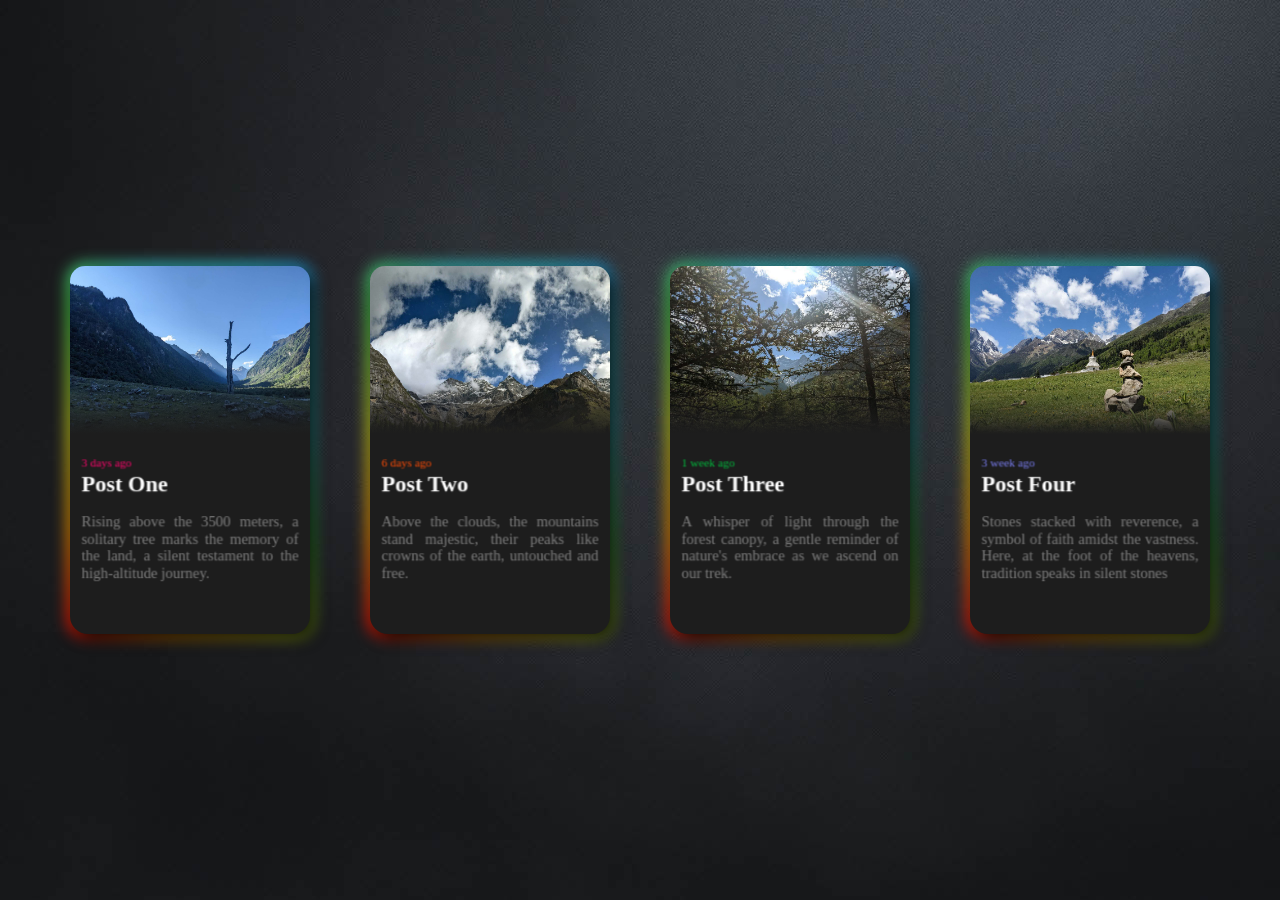
<file: Four_Card_Layout/four_card_layout.html>
<!DOCTYPE html>
<html lang="en">

<head>
    <meta charset="UTF-8">
    <meta name="viewport" content="width=device-width, initial-scale=1.0">
    <title>Four Card Layout</title>
    <link rel="stylesheet" href="four_card_layout_style.css">
</head>

<body>
    <main class="cards">
        <div class="card rgb" data-tilt data-tilt-scale="1.2" data-tilt-glare data-tilt-max-glare="0.2">
            <div class="card-image"></div>
            <div class="card-text">
                <span class="date">3 days ago</span>
                <h2>Post One</h2>
                <p>Rising above the 3500 meters, a solitary tree marks the memory of the land, a silent testament to the
                    high-altitude journey.</p>
            </div>
        </div>
        <div class="card rgb" data-tilt data-tilt-scale="1.2" data-tilt-glare data-tilt-max-glare="0.2">
            <div class="card-image card2"></div>
            <div class="card-text card2">
                <span class="date">6 days ago</span>
                <h2>Post Two</h2>
                <p>Above the clouds, the mountains stand majestic, their peaks like crowns of the earth, untouched and
                    free.</p>
            </div>
        </div>
        <div class="card rgb" data-tilt data-tilt-scale="1.2" data-tilt-glare data-tilt-max-glare="0.2">
            <div class="card-image card3"></div>
            <div class="card-text card3">
                <span class="date">1 week ago</span>
                <h2>Post Three</h2>
                <p>A whisper of light through the forest canopy, a gentle reminder of nature's embrace as we ascend on
                    our trek.</p>
            </div>
        </div>
        <div class="card rgb" data-tilt data-tilt-scale="1.2" data-tilt-glare data-tilt-max-glare="0.2">
            <div class="card-image card4"></div>
            <div class="card-text card4">
                <span class="date">3 week ago</span>
                <h2>Post Four</h2>
                <p>Stones stacked with reverence, a symbol of faith amidst the vastness. Here, at the foot of the
                    heavens, tradition speaks in silent stones</p>
            </div>
        </div>
        <script src="vanilla-tilt.js"></script>
    </main>
</body>

</html>
</file>
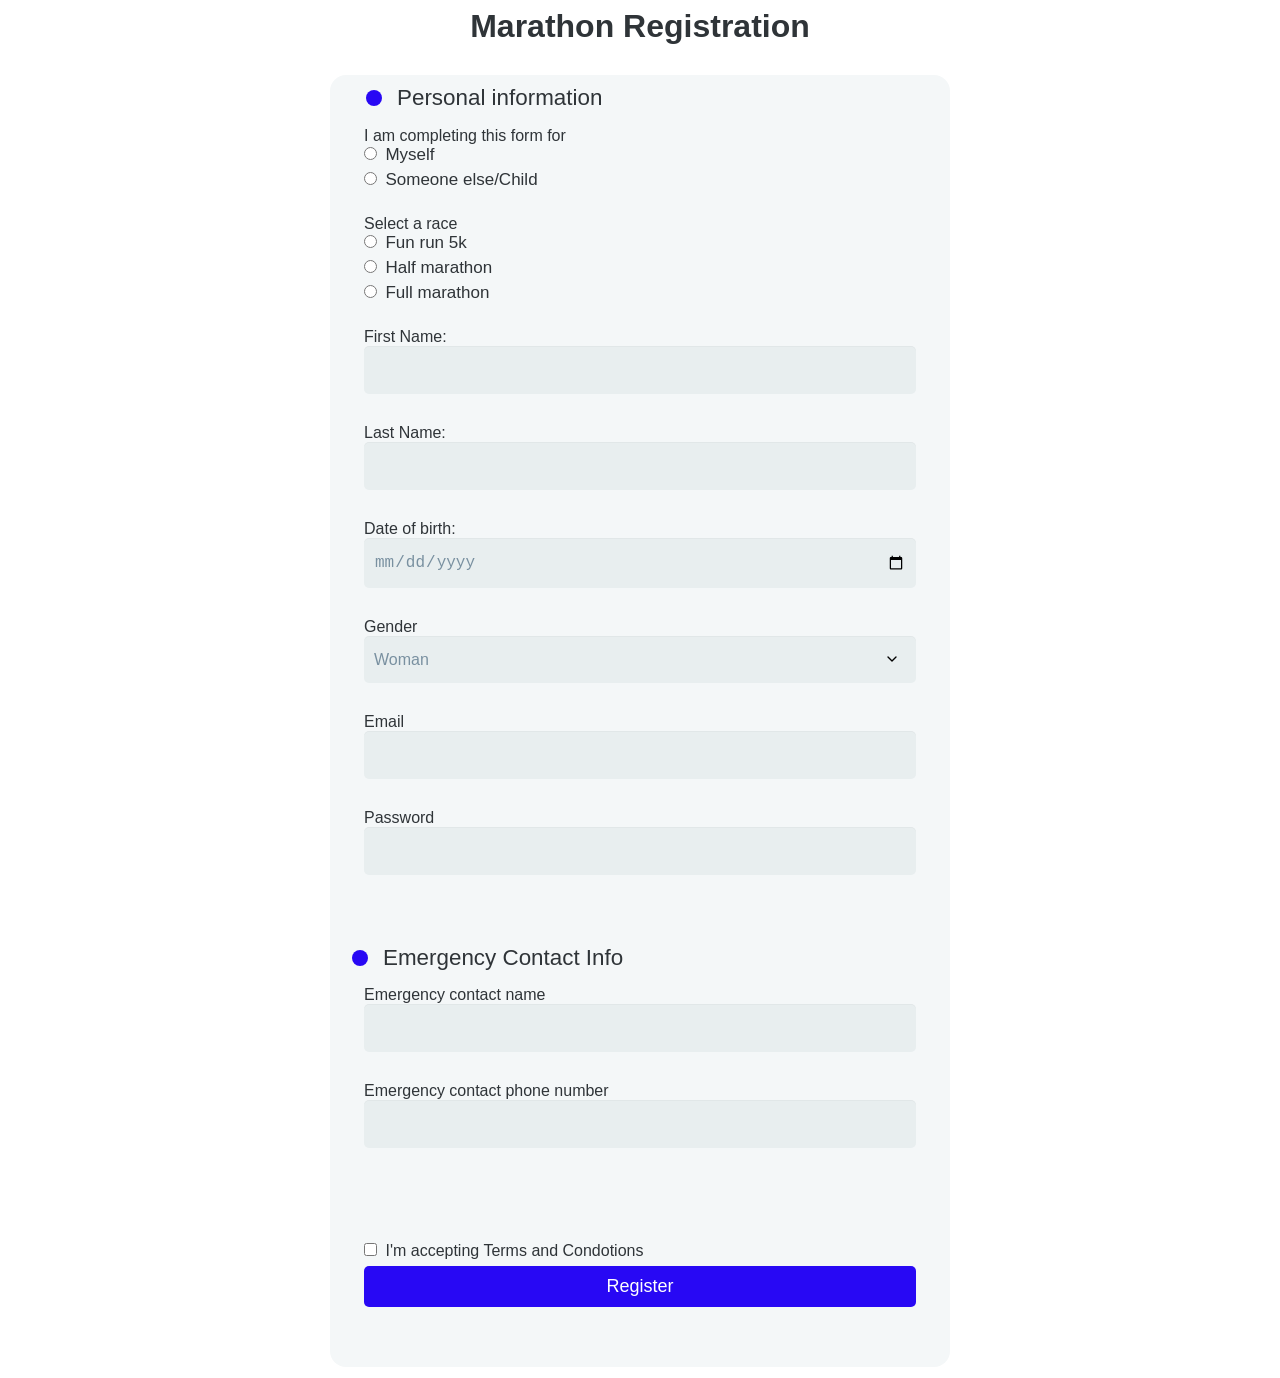
<file: Marathon_Registration_Form/registration_form.html>
<!DOCTYPE html>
<html lang="en">

<head>
  <meta charset="UTF-8" />
  <meta http-equiv="X-UA-Compatible" content="IE=edge" />
  <meta name="viewport" content="width=device-width, initial-scale=1.0" />
  <link rel="stylesheet" href="./Race_Registration_style.css" />

  <title>MarathonForm</title>
</head>

<body>
  <h1>Marathon Registration</h1>
  <form action="mailto:sample@mail.com" method="post" name="registration">
    <fieldset>
      <legend>Personal information</legend>
      <label>I am completing this form for</label><br>
      <input type="radio" id="who_apply" name="who_apply" value="Myself" required />
      <label class="light" for="who_apply">Myself</label><br />
      <input type="radio" id="Someone else/Child" name="who_apply" value="Someone else/Child" required />
      <label class="light" for="Someone else/Child">Someone else/Child</label>
      <br />
      <label>Select a race</label><br>
      <input type="radio" id="5k" name="race_type" value="Fun Run 5k" required />
      <label class="light" for="5k">Fun run 5k</label><br />
      <input type="radio" id="halfM" name="race_type" value="halfM" required />
      <label class="light" for="halfM">Half marathon</label><br />
      <input type="radio" id="fullM" name="race_type" value="fullM" required />
      <label class="light" for="fullM">Full marathon</label>
      <br />
      <label for="firstname">First Name:</label>
      <input class="textInput" type="text" id="firstname" name="user_fistname" required />
      <label for="lastname">Last Name:</label>
      <input class="textInput" type="text" id="lastname" name="user_lastname" required />
      <label for="birthdate">Date of birth:</label>
      <input class="textInput" type="date" id="birthdate" name="user_bithdate" required />
      <label for="gender">Gender</label>
      <select name="gender" id="gender" required>
        <option value="Woman">Woman</option>
        <option value="Man">Man</option>
        <option value="others">Non-Binary,Gender Fluid,Gender non-conforming,or Gender queer</option>
        <option value="not_disclose">Prefer not to disclose</option>
      </select>
      <label for="mail">Email</label>
      <input class="textInput" type="email" name="user_mail" id="mail">
      <label for="password">Password</label>
      <input class="textInput" type="password" id="password" name="user_password" />
    </fieldset>
    <legend>Emergency Contact Info</legend>
    <fieldset>
      <label for="contact_name">Emergency contact name</label>
      <input class="textInput" type="text" id="contact_name" name="contact_name" required />
      <label for="contact_number">Emergency contact phone number</label>
      <input class="textInput" type="tel" id="contact_number"
        pattern="(\(0[1-9]\)\s?[0-9]{4}\s?[0-9]{4})|(04[0-9]{2}\s?[0-9]{3}\s?[0-9]{3})">
    </fieldset>
    <br>
    <fieldset>
      <div>
        <input id="terms" type="checkbox" value="test" required />
        <label for="terms">I'm accepting Terms and Condotions</label>
      </div>
      <button type="submit">Register</button>
    </fieldset>
  </form>
</body>

</html>
</file>
<file: Four_Card_Layout/four_card_layout_style.css>
* {
    padding: 0;
    margin: 0;
}

body {
    background: url("background.jpg");
}

.cards {
    width: 100vw;
    height: 100vh;
    display: flex;
    flex-wrap: wrap;
    align-items: center;
    justify-content: center;
}

.card {
    display: grid;
    grid-template-columns: 240px;
    grid-template-rows: 168px 200px;
    grid-template-areas: "image" "text";

    border-radius: 18px;
    background: #1d1d1d;
    color: white;
    box-shadow: 5px 5px 15px rgba(0, 0, 0, 0.9);
    font-family: roboto;
    text-align: justify;
    box-sizing: border-box;
    margin: 30px;
    transform-style: preserve-3d;
    perspective: 1000px;
}

.rgb::after {
    content: "";
    background: linear-gradient(45deg,
            #ff0000 0%,
            #ff9a00 10%,
            #d0de21 20%,
            #4fdc4a 30%,
            #3fdad8 40%,
            #2fc9e2 50%,
            #1c7fee 60%,
            #5f15f2 70%,
            #ba0cf8 80%,
            #fb07d9 90%,
            #ff0000 100%) repeat 0% 0% / 300% 100%;
    position: absolute;
    inset: -2px;
    animation: rgb 6s linear infinite;
    border-radius: 16px;
    filter: blur(8px);
    transform: translateZ(-1px);
}

@keyframes rgb {
    0% {
        background-position: 0% 50%;
    }

    50% {
        background-position: 100% 50%;
    }

    100% {
        background-position: 0% 50%;
    }
}

.card-image {
    grid-area: image;
    background: linear-gradient(#fff0 0%, #fff0 70%, #1d1d1d 100%), url("img_1.jpg");
    background-size: cover;
    border-top-right-radius: 15px;
    border-top-left-radius: 15px;
}

.card-text {
    grid-area: text;
    margin: 18px;
    transform: translateZ(30px);
}

.card-text .date {
    color: rgb(255, 7, 110);
    font-size: 11px;
}

.card-text p {
    color: grey;
    font-size: 14px;
    font-weight: 300;
    margin-top: 15px;
}

.card-text h2 {
    margin-top: 0px;
    font-size: 21px;
}

/* card 2 */
.card-image.card2 {
    background: linear-gradient(#fff0 0%, #fff0 70%, #1d1d1d 100%), url("img_2.jpg");
    background-size: cover;
}

.card-text.card2 .date {
    color: rgb(255, 77, 7);
}

/* card 3 */
.card-image.card3 {
    background: linear-gradient(#fff0 0%, #fff0 70%, #1d1d1d 100%), url("img_3.jpg");
    background-size: cover;
}

.card-text.card3 .date {
    color: rgb(0, 189, 63);
}

/* card 4 */
.card-image.card4 {
    background: linear-gradient(#fff0 0%, #fff0 70%, #1d1d1d 100%), url("img_4.jpg");
    background-size: cover;
}

.card-text.card4 .date {
    color: rgb(125, 129, 247);
}
</file>
<file: Marathon_Registration_Form/Race_Registration_style.css>
body {
    font-family: "Nunito", sans-serif;
    color: #2f3438;
}

form {
    max-width: 580px;
    margin: 10px auto;
    padding: 10px 20px;
    background: #f4f7f8;
    border-radius: 16px;

}

h1 {
    margin: 0 0 30px 0;
    /* text-align: center; */
    display: flex;
    justify-content: center;
    align-items: center;
}

label[for="5k"],
label[for="halfM"] {
    margin-top: 200px;
}

label.light {
    font-size: 17px;
    margin-top: 20px;
}

#Someone\ else\/Child {
    margin-bottom: 30px;
}

#fullM {
    margin-bottom: 30px;
}

input,
textarea,
select {
    box-sizing: border-box;
}

.textInput,
textarea,
select {
    background: rgba(255, 255, 255, 0.1);
    border: none;
    font-size: 16px;
    height: auto;
    margin: 0;
    outline: 0;
    padding: 15px 10px;
    width: 100%;
    background-color: #e8eeef;
    color: rgb(121, 144, 160);
    box-shadow: 0 1px 0 rgba(0, 0, 0, 0.03) inset;
    margin-bottom: 30px;
    border-radius: 5px;
}

input[type="radio"],
input[type="checkbox"] {
    margin: 0 4px 8px 0;
    margin-bottom: 10px;
}

select {
    appearance: none;
    background-image: url("data:image/svg+xml;charset=UTF-8,%3csvg xmlns='http://www.w3.org/2000/svg' viewBox='0 0 24 24' fill='none' stroke='currentColor' stroke-width='2' stroke-linecap='round' stroke-linejoin='round'%3e%3cpolyline points='6 9 12 15 18 9'%3e%3c/polyline%3e%3c/svg%3e");
    background-repeat: no-repeat;
    background-position: right 1rem center;
    background-size: 1em;
}

button {
    padding: 10px;
    color: #fff;
    background-color: rgb(40, 8, 244);
    font-size: 18px;
    font-style: normal;
    border-radius: 5px;
    width: 100%;
    border: none;
    margin-bottom: 10px;
}

fieldset {
    margin-bottom: 30px;
    border: none;
}

legend {
    font-size: 1.4em;
    margin-bottom: 10px;
    display: flex;
    align-items: center;
}

legend::before {
    content: "";
    background-color: rgb(40, 8, 244);
    width: 16px;
    height: 16px;
    vertical-align: middle;
    border-radius: 8px;
    display: inline-block;
    margin-right: 15px;
    font-size: 14px;
}

@media screen and (max-width: 580px) {
    form {
        width: 300px;
    }
}
</file>
